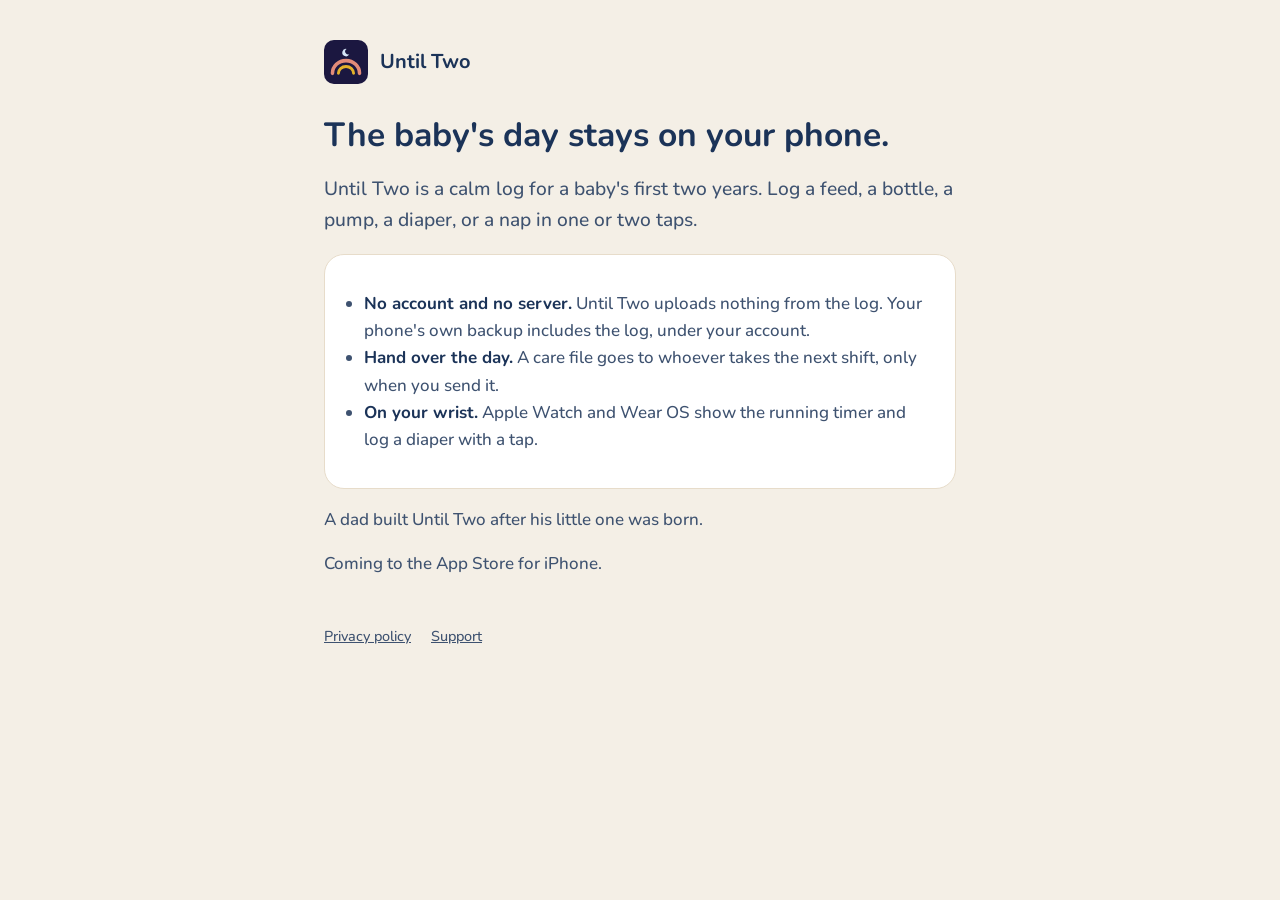
<file: index.html>
<!doctype html>
<html lang="en">
  <head>
    <meta charset="utf-8" />
    <meta name="viewport" content="width=device-width, initial-scale=1" />
    <title>Until Two: a baby log that stays on your phone</title>
    <meta name="description" content="Log feeds, diapers, and sleep in a few taps. The log stays on your phone. No account and no ads." />
    <link rel="icon" href="mark.svg" />
    <link rel="stylesheet" href="style.css" />
  </head>
  <body>
    <main>
      <header><a href="./"><img src="mark.svg" alt="" />Until Two</a></header>
      <h1>The baby's day stays on your phone.</h1>
      <p class="lede">Until Two is a calm log for a baby's first two years. Log a feed, a bottle, a pump, a diaper, or a nap in one or two taps.</p>
      <div class="card">
        <ul>
          <li><strong>No account and no server.</strong> Until Two uploads nothing from the log. Your phone's own backup includes the log, under your account.</li>
          <li><strong>Hand over the day.</strong> A care file goes to whoever takes the next shift, only when you send it.</li>
          <li><strong>On your wrist.</strong> Apple Watch and Wear OS show the running timer and log a diaper with a tap.</li>
        </ul>
      </div>
      <p>A dad built Until Two after his little one was born.</p>
      <p>Coming to the App Store for iPhone.</p>
      <footer>
        <a href="privacy.html">Privacy policy</a>
        <a href="support.html">Support</a>
      </footer>
    </main>
  </body>
</html>
</file>
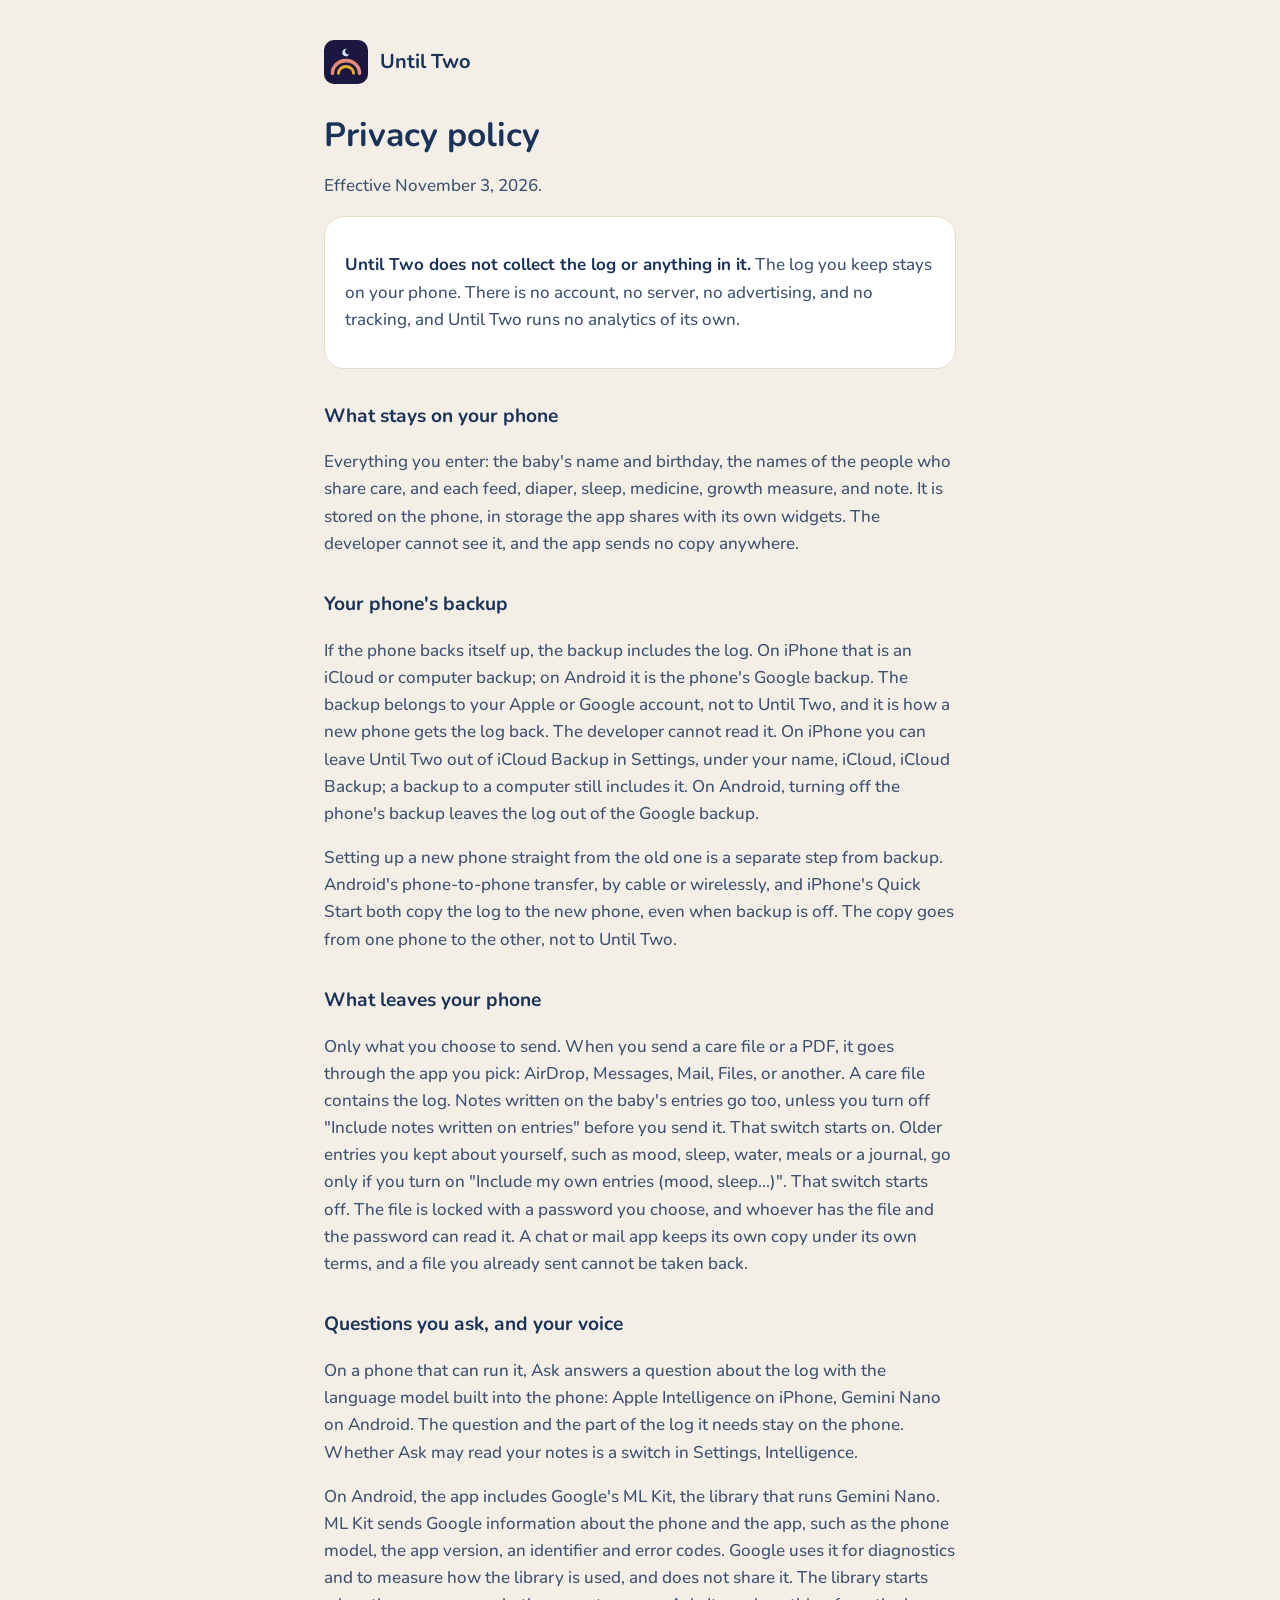
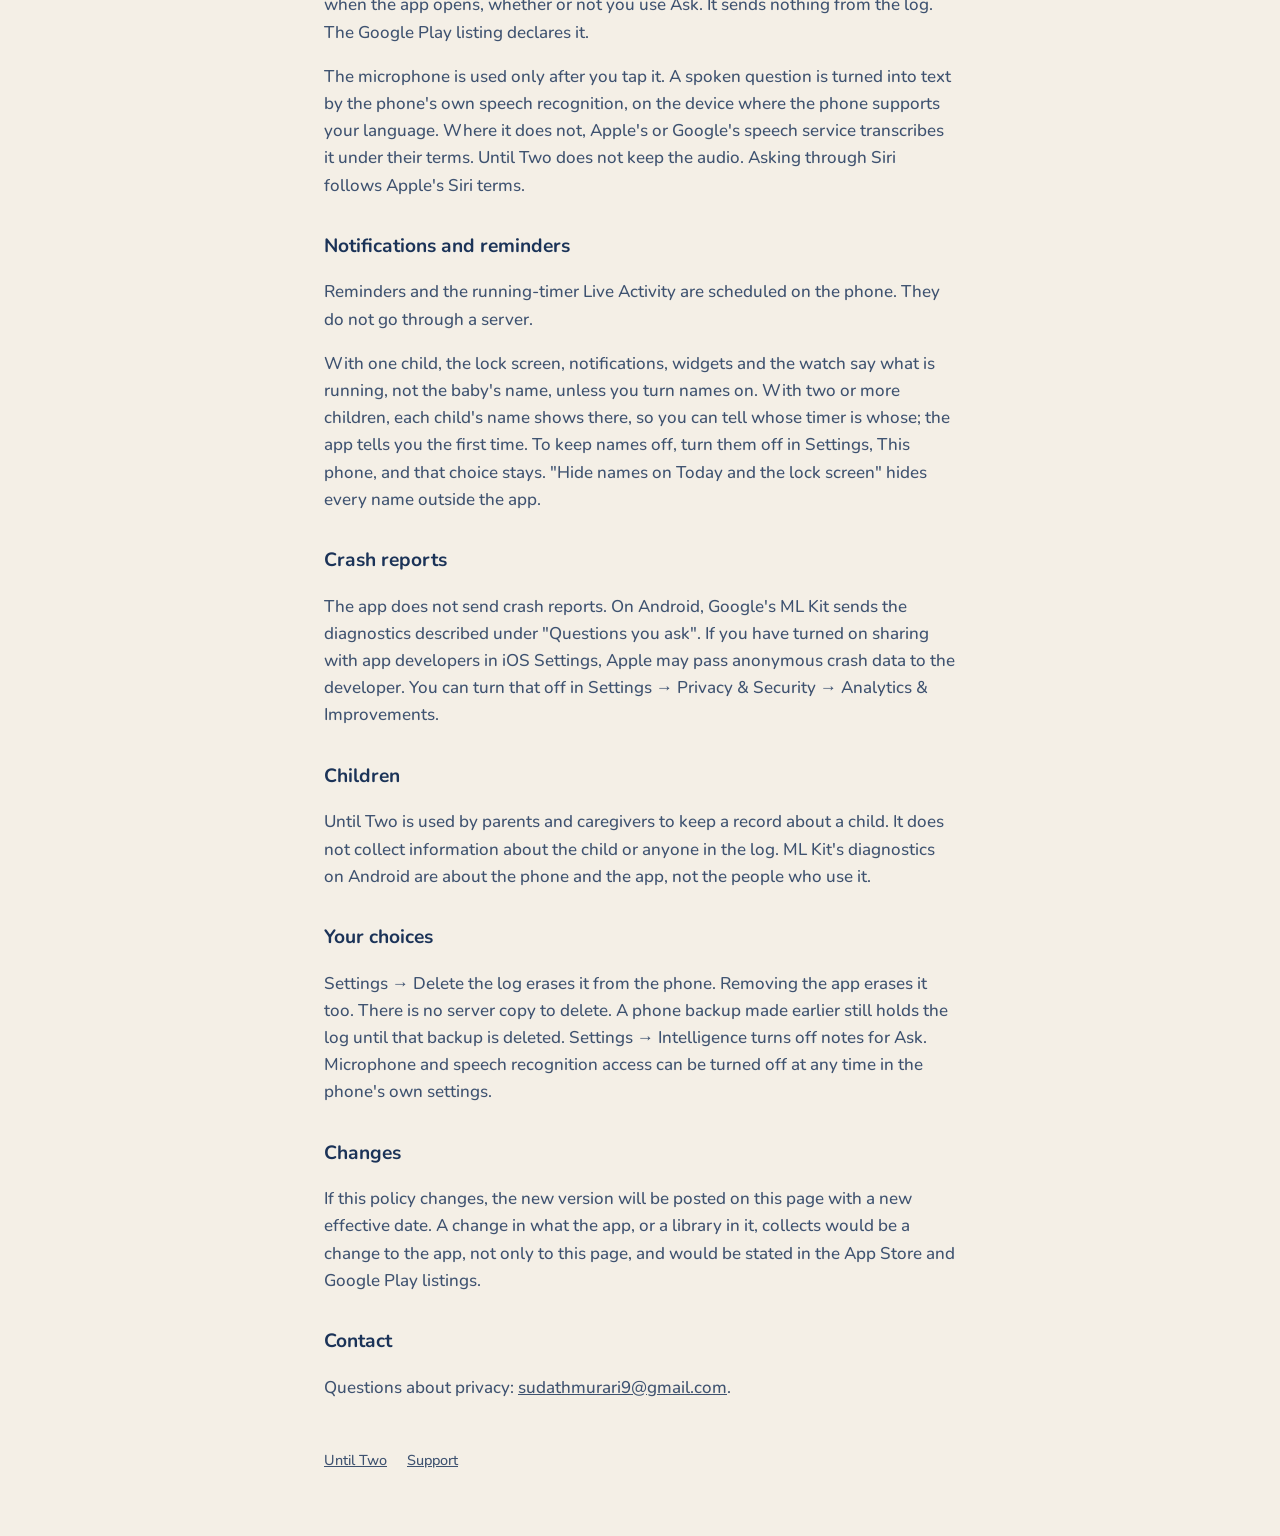
<file: privacy.html>
<!doctype html>
<html lang="en">
  <head>
    <meta charset="utf-8" />
    <meta name="viewport" content="width=device-width, initial-scale=1" />
    <title>Privacy policy · Until Two</title>
    <link rel="icon" href="mark.svg" />
    <link rel="stylesheet" href="style.css" />
  </head>
  <body>
    <main>
      <header><a href="./"><img src="mark.svg" alt="" />Until Two</a></header>
      <h1>Privacy policy</h1>
      <p>Effective November 3, 2026.</p>

      <div class="card">
        <p><strong>Until Two does not collect the log or anything in it.</strong> The log you keep stays on your phone. There is no account, no server, no advertising, and no tracking, and Until Two runs no analytics of its own.</p>
      </div>

      <h2>What stays on your phone</h2>
      <p>Everything you enter: the baby's name and birthday, the names of the people who share care, and each feed, diaper, sleep, medicine, growth measure, and note. It is stored on the phone, in storage the app shares with its own widgets. The developer cannot see it, and the app sends no copy anywhere.</p>

      <h2>Your phone's backup</h2>
      <p>If the phone backs itself up, the backup includes the log. On iPhone that is an iCloud or computer backup; on Android it is the phone's Google backup. The backup belongs to your Apple or Google account, not to Until Two, and it is how a new phone gets the log back. The developer cannot read it. On iPhone you can leave Until Two out of iCloud Backup in Settings, under your name, iCloud, iCloud Backup; a backup to a computer still includes it. On Android, turning off the phone's backup leaves the log out of the Google backup.</p>
      <p>Setting up a new phone straight from the old one is a separate step from backup. Android's phone-to-phone transfer, by cable or wirelessly, and iPhone's Quick Start both copy the log to the new phone, even when backup is off. The copy goes from one phone to the other, not to Until Two.</p>

      <h2>What leaves your phone</h2>
      <p>Only what you choose to send. When you send a care file or a PDF, it goes through the app you pick: AirDrop, Messages, Mail, Files, or another. A care file contains the log. Notes written on the baby's entries go too, unless you turn off "Include notes written on entries" before you send it. That switch starts on. Older entries you kept about yourself, such as mood, sleep, water, meals or a journal, go only if you turn on "Include my own entries (mood, sleep…)". That switch starts off. The file is locked with a password you choose, and whoever has the file and the password can read it. A chat or mail app keeps its own copy under its own terms, and a file you already sent cannot be taken back.</p>

      <h2>Questions you ask, and your voice</h2>
      <p>On a phone that can run it, Ask answers a question about the log with the language model built into the phone: Apple Intelligence on iPhone, Gemini Nano on Android. The question and the part of the log it needs stay on the phone. Whether Ask may read your notes is a switch in Settings, Intelligence.</p>
      <p>On Android, the app includes Google's ML Kit, the library that runs Gemini Nano. ML Kit sends Google information about the phone and the app, such as the phone model, the app version, an identifier and error codes. Google uses it for diagnostics and to measure how the library is used, and does not share it. The library starts when the app opens, whether or not you use Ask. It sends nothing from the log. The Google Play listing declares it.</p>
      <p>The microphone is used only after you tap it. A spoken question is turned into text by the phone's own speech recognition, on the device where the phone supports your language. Where it does not, Apple's or Google's speech service transcribes it under their terms. Until Two does not keep the audio. Asking through Siri follows Apple's Siri terms.</p>

      <h2>Notifications and reminders</h2>
      <p>Reminders and the running-timer Live Activity are scheduled on the phone. They do not go through a server.</p>
      <p>With one child, the lock screen, notifications, widgets and the watch say what is running, not the baby's name, unless you turn names on. With two or more children, each child's name shows there, so you can tell whose timer is whose; the app tells you the first time. To keep names off, turn them off in Settings, This phone, and that choice stays. "Hide names on Today and the lock screen" hides every name outside the app.</p>

      <h2>Crash reports</h2>
      <p>The app does not send crash reports. On Android, Google's ML Kit sends the diagnostics described under "Questions you ask". If you have turned on sharing with app developers in iOS Settings, Apple may pass anonymous crash data to the developer. You can turn that off in Settings → Privacy &amp; Security → Analytics &amp; Improvements.</p>

      <h2>Children</h2>
      <p>Until Two is used by parents and caregivers to keep a record about a child. It does not collect information about the child or anyone in the log. ML Kit's diagnostics on Android are about the phone and the app, not the people who use it.</p>

      <h2 id="choices">Your choices</h2>
      <p>Settings → Delete the log erases it from the phone. Removing the app erases it too. There is no server copy to delete. A phone backup made earlier still holds the log until that backup is deleted. Settings → Intelligence turns off notes for Ask. Microphone and speech recognition access can be turned off at any time in the phone's own settings.</p>

      <h2>Changes</h2>
      <p>If this policy changes, the new version will be posted on this page with a new effective date. A change in what the app, or a library in it, collects would be a change to the app, not only to this page, and would be stated in the App Store and Google Play listings.</p>

      <h2>Contact</h2>
      <p>Questions about privacy: <a href="mailto:sudathmurari9@gmail.com">sudathmurari9@gmail.com</a>.</p>

      <footer>
        <a href="./">Until Two</a>
        <a href="support.html">Support</a>
      </footer>
    </main>
  </body>
</html>
</file>
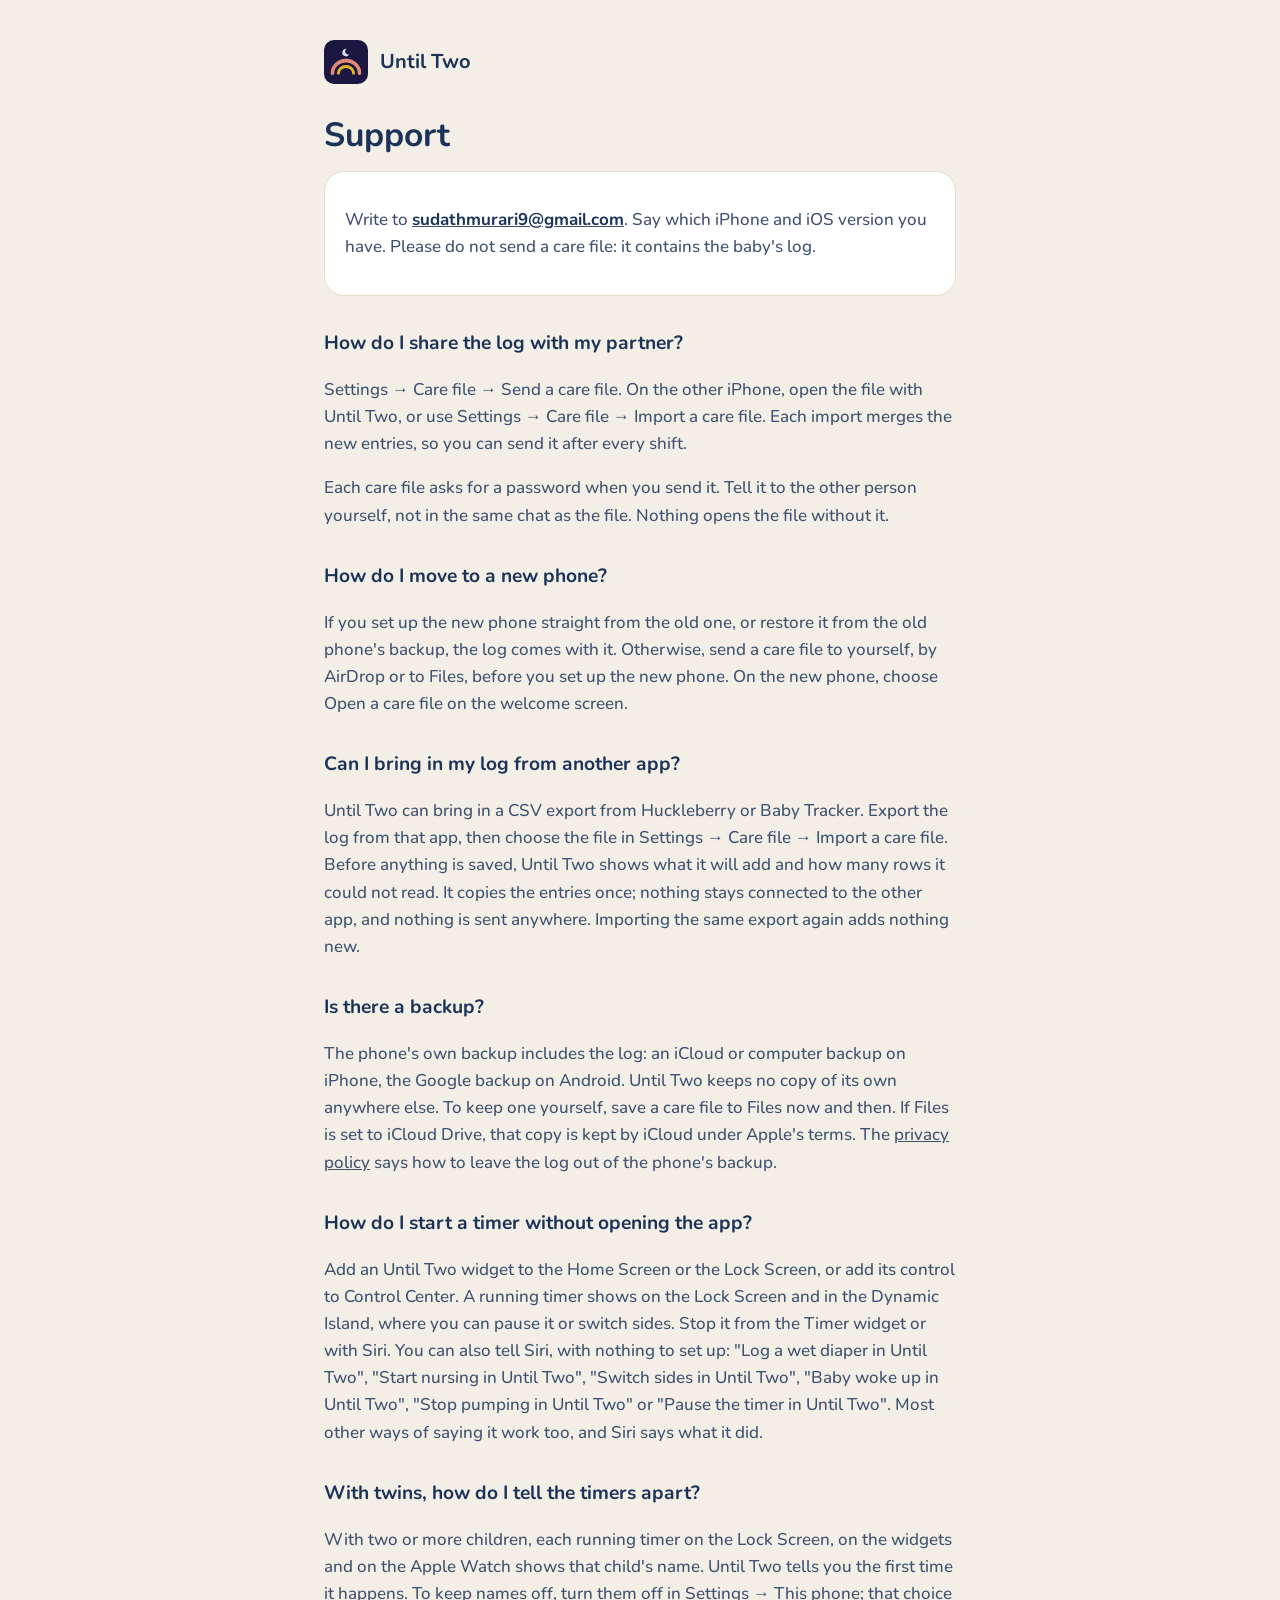
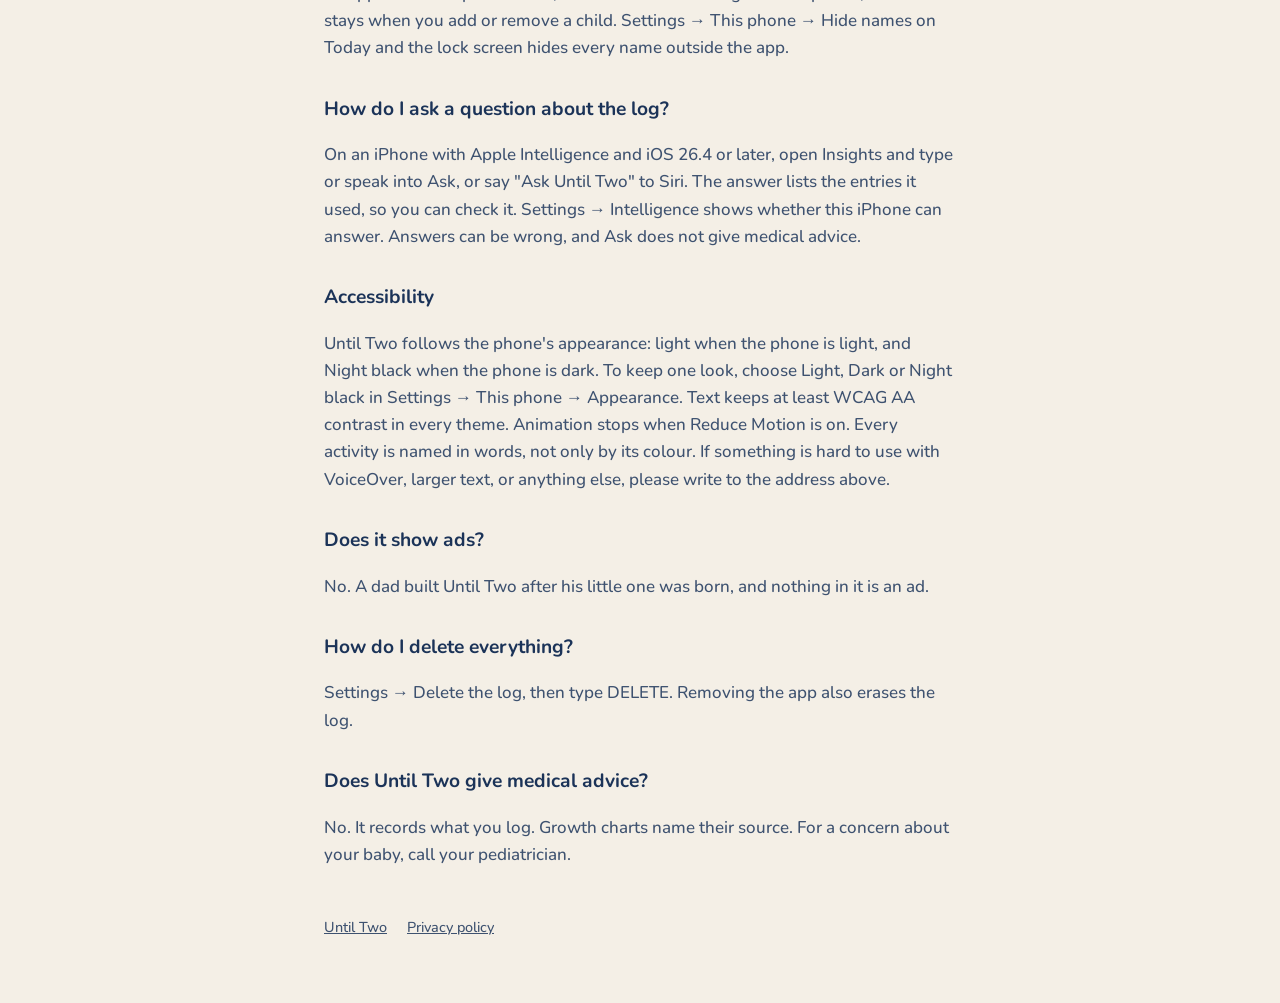
<file: support.html>
<!doctype html>
<html lang="en">
  <head>
    <meta charset="utf-8" />
    <meta name="viewport" content="width=device-width, initial-scale=1" />
    <title>Support · Until Two</title>
    <link rel="icon" href="mark.svg" />
    <link rel="stylesheet" href="style.css" />
  </head>
  <body>
    <main>
      <header><a href="./"><img src="mark.svg" alt="" />Until Two</a></header>
      <h1>Support</h1>
      <div class="card">
        <p>Write to <a href="mailto:sudathmurari9@gmail.com"><strong>sudathmurari9@gmail.com</strong></a>. Say which iPhone and iOS version you have. Please do not send a care file: it contains the baby's log.</p>
      </div>

      <h2>How do I share the log with my partner?</h2>
      <p>Settings → Care file → Send a care file. On the other iPhone, open the file with Until Two, or use Settings → Care file → Import a care file. Each import merges the new entries, so you can send it after every shift.</p>
      <p>Each care file asks for a password when you send it. Tell it to the other person yourself, not in the same chat as the file. Nothing opens the file without it.</p>

      <h2>How do I move to a new phone?</h2>
      <p>If you set up the new phone straight from the old one, or restore it from the old phone's backup, the log comes with it. Otherwise, send a care file to yourself, by AirDrop or to Files, before you set up the new phone. On the new phone, choose Open a care file on the welcome screen.</p>

      <h2>Can I bring in my log from another app?</h2>
      <p>Until Two can bring in a CSV export from Huckleberry or Baby Tracker. Export the log from that app, then choose the file in Settings → Care file → Import a care file. Before anything is saved, Until Two shows what it will add and how many rows it could not read. It copies the entries once; nothing stays connected to the other app, and nothing is sent anywhere. Importing the same export again adds nothing new.</p>

      <h2>Is there a backup?</h2>
      <p>The phone's own backup includes the log: an iCloud or computer backup on iPhone, the Google backup on Android. Until Two keeps no copy of its own anywhere else. To keep one yourself, save a care file to Files now and then. If Files is set to iCloud Drive, that copy is kept by iCloud under Apple's terms. The <a href="privacy.html">privacy policy</a> says how to leave the log out of the phone's backup.</p>

      <h2>How do I start a timer without opening the app?</h2>
      <p>Add an Until Two widget to the Home Screen or the Lock Screen, or add its control to Control Center. A running timer shows on the Lock Screen and in the Dynamic Island, where you can pause it or switch sides. Stop it from the Timer widget or with Siri. You can also tell Siri, with nothing to set up: "Log a wet diaper in Until Two", "Start nursing in Until Two", "Switch sides in Until Two", "Baby woke up in Until Two", "Stop pumping in Until Two" or "Pause the timer in Until Two". Most other ways of saying it work too, and Siri says what it did.</p>

      <h2>With twins, how do I tell the timers apart?</h2>
      <p>With two or more children, each running timer on the Lock Screen, on the widgets and on the Apple Watch shows that child's name. Until Two tells you the first time it happens. To keep names off, turn them off in Settings → This phone; that choice stays when you add or remove a child. Settings → This phone → Hide names on Today and the lock screen hides every name outside the app.</p>

      <h2>How do I ask a question about the log?</h2>
      <p>On an iPhone with Apple Intelligence and iOS 26.4 or later, open Insights and type or speak into Ask, or say "Ask Until Two" to Siri. The answer lists the entries it used, so you can check it. Settings → Intelligence shows whether this iPhone can answer. Answers can be wrong, and Ask does not give medical advice.</p>

      <h2 id="accessibility">Accessibility</h2>
      <p>Until Two follows the phone's appearance: light when the phone is light, and Night black when the phone is dark. To keep one look, choose Light, Dark or Night black in Settings → This phone → Appearance. Text keeps at least WCAG AA contrast in every theme. Animation stops when Reduce Motion is on. Every activity is named in words, not only by its colour. If something is hard to use with VoiceOver, larger text, or anything else, please write to the address above.</p>

      <h2>Does it show ads?</h2>
      <p>No. A dad built Until Two after his little one was born, and nothing in it is an ad.</p>

      <h2>How do I delete everything?</h2>
      <p>Settings → Delete the log, then type DELETE. Removing the app also erases the log.</p>

      <h2>Does Until Two give medical advice?</h2>
      <p>No. It records what you log. Growth charts name their source. For a concern about your baby, call your pediatrician.</p>

      <footer>
        <a href="./">Until Two</a>
        <a href="privacy.html">Privacy policy</a>
      </footer>
    </main>
  </body>
</html>
</file>
<file: style.css>
@font-face {
  font-family: Nunito;
  font-weight: 200 1000;
  font-display: swap;
  src: url("nunito.woff2") format("woff2");
}
:root {
  color-scheme: light dark;
  --bg: #F4EFE6;
  --ink: #1B3358;
  --muted: #3E5270;
  --card: #FFFFFF;
  --line: #E7DCCA;
}
@media (prefers-color-scheme: dark) {
  :root { --bg: #1B1740; --ink: #F6F3EF; --muted: #D5CEC6; --card: #241E52; --line: #3A3370; }
}
* { box-sizing: border-box; }
body {
  margin: 0;
  background: var(--bg);
  color: var(--ink);
  font: 500 1.0625rem/1.6 Nunito, ui-rounded, "SF Pro Rounded", "Segoe UI", sans-serif;
}
main { max-width: 42rem; margin: 0 auto; padding: 2.5rem 1.25rem 4rem; }
header { display: flex; align-items: center; gap: 0.75rem; margin-bottom: 2rem; }
header a { display: flex; align-items: center; gap: 0.75rem; color: inherit; text-decoration: none; font-weight: 700; font-size: 1.25rem; }
header img { width: 44px; height: 44px; }
h1 { font-size: 2.1rem; line-height: 1.15; font-weight: 700; margin: 0 0 0.75rem; text-wrap: balance; }
h2 { font-size: 1.2rem; font-weight: 700; margin: 2rem 0 0.4rem; }
p, li { color: var(--muted); }
strong { color: var(--ink); }
a { color: inherit; }
ul { padding-left: 1.2rem; }
.card { background: var(--card); border: 1px solid var(--line); border-radius: 1.25rem; padding: 1.1rem 1.25rem; margin: 1rem 0; }
.lede { font-size: 1.2rem; }
footer { margin-top: 3rem; font-size: 0.9rem; color: var(--muted); display: flex; gap: 1.25rem; flex-wrap: wrap; }
</file>
